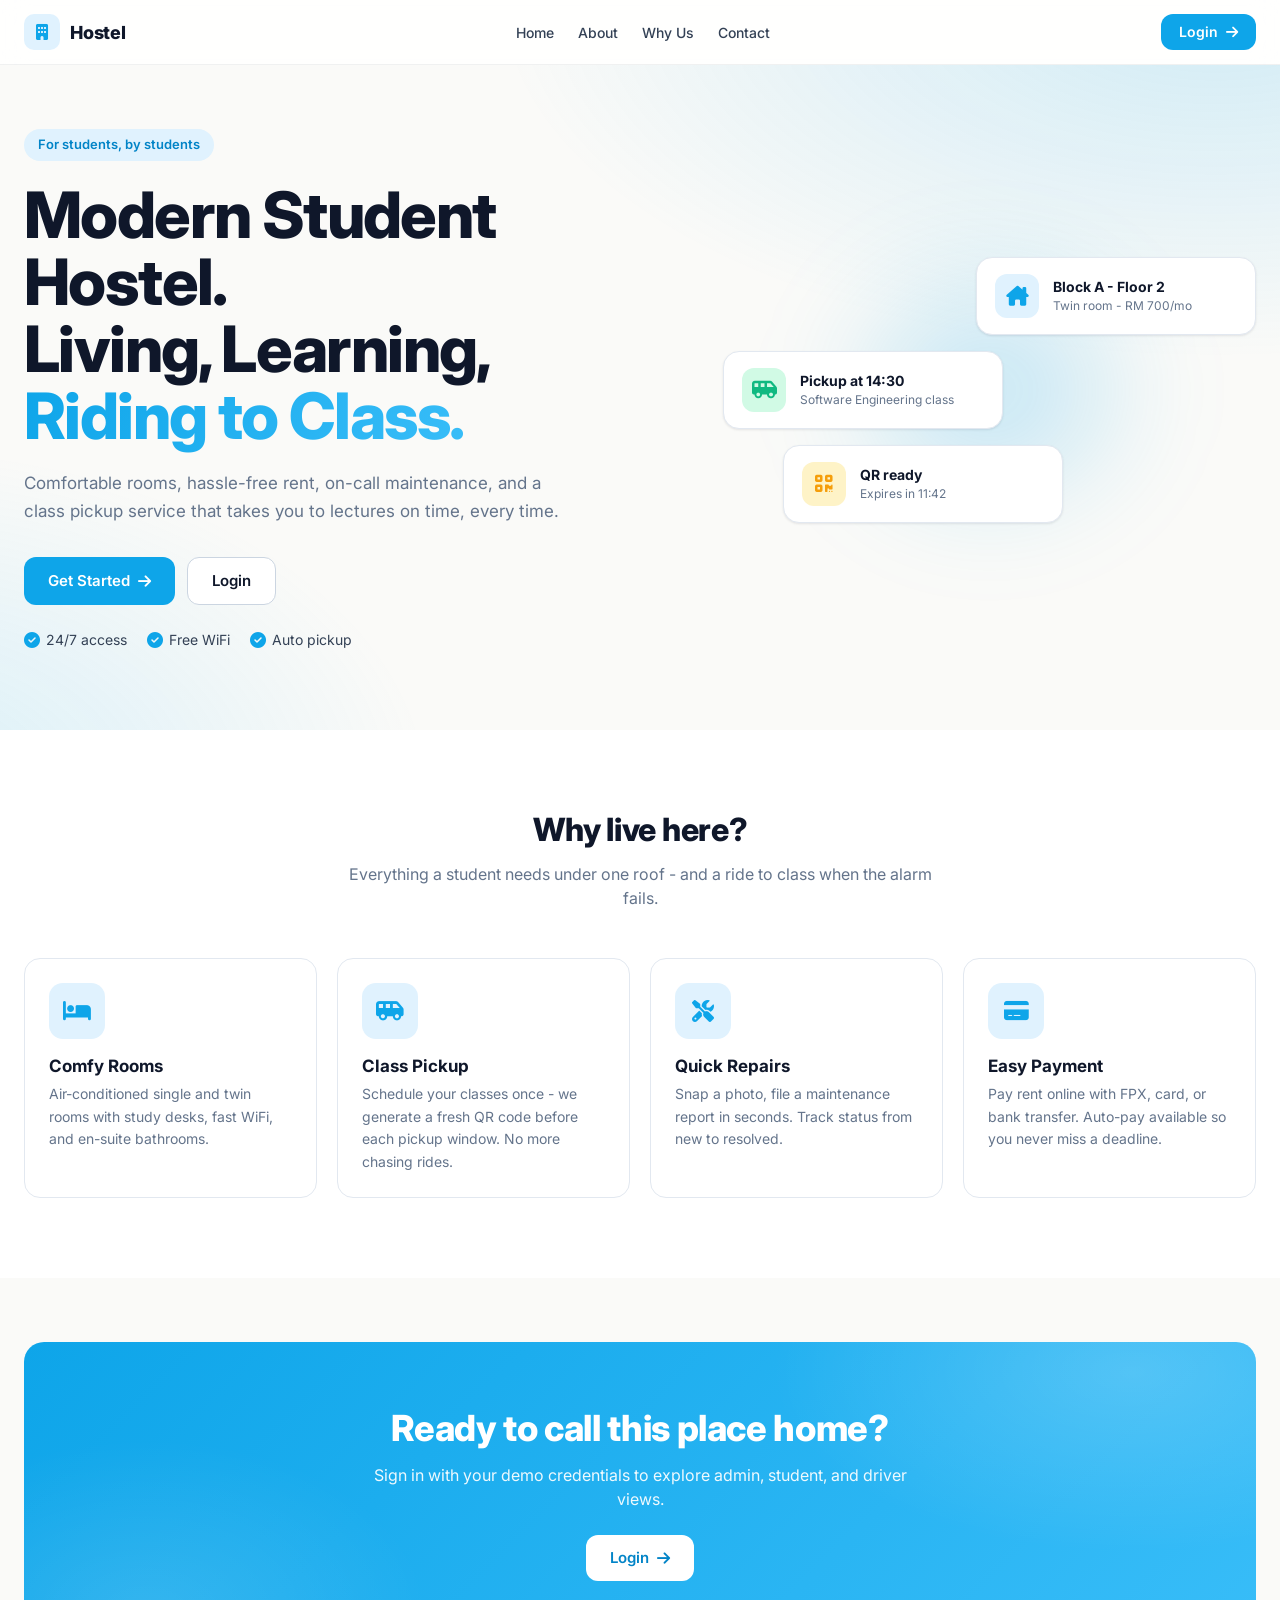
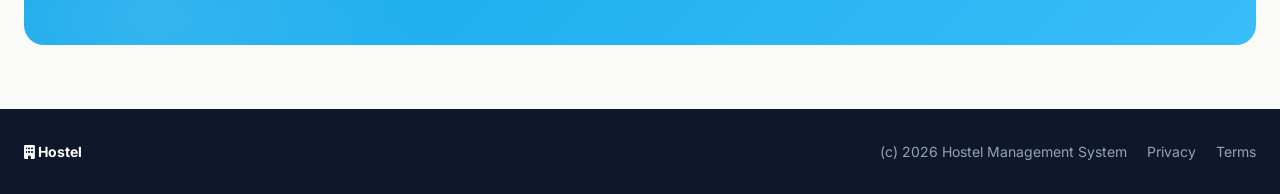
<file: index.html>
<!DOCTYPE html>
<html lang="en">
<head>
  <meta charset="UTF-8">
  <meta name="viewport" content="width=device-width, initial-scale=1.0">
  <title>Hostel - Modern Student Living</title>
  <meta name="description" content="A modern student hostel with comfortable rooms, class pickup service, quick repairs, and easy online payments.">

  <link rel="stylesheet" href="https://cdnjs.cloudflare.com/ajax/libs/font-awesome/6.5.0/css/all.min.css" crossorigin="anonymous" referrerpolicy="no-referrer">
  <link rel="preconnect" href="https://fonts.googleapis.com">
  <link rel="preconnect" href="https://fonts.gstatic.com" crossorigin>
  <link rel="stylesheet" href="https://fonts.googleapis.com/css2?family=Inter:wght@400;500;600;700;800&display=swap">

  <link rel="stylesheet" href="assets/style/tokens.css">
  <link rel="stylesheet" href="assets/style/base.css">
  <link rel="stylesheet" href="assets/style/landing.css">

  <script defer src="assets/script/auth.js"></script>
  <script defer src="assets/script/store.js"></script>
  <script defer src="assets/script/seed.js"></script>
  <script defer src="assets/script/ui.js"></script>
  <script defer src="assets/script/landing.js"></script>
</head>
<body>

  <header class="site-header">
    <div class="site-header__inner container">
      <a href="#top" class="site-logo" aria-label="Hostel home">
        <i class="fa-solid fa-building" aria-hidden="true"></i>
        <span>Hostel</span>
      </a>
      <nav class="site-nav" aria-label="Primary">
        <a href="#home">Home</a>
        <a href="#about">About</a>
        <a href="#features">Why Us</a>
        <a href="#contact">Contact</a>
      </nav>
      <div class="site-header__cta">
        <button type="button" class="btn btn-primary" data-open-login>
          Login <i class="fa-solid fa-arrow-right" aria-hidden="true"></i>
        </button>
      </div>
    </div>
  </header>

  <main>

    <section class="hero" id="home">
      <div class="hero__inner container">
        <div class="hero__copy">
          <span class="hero__eyebrow">For students, by students</span>
          <h1 class="hero__title">
            Modern Student Hostel.<br>
            Living, Learning,<br>
            <span class="hero__title-accent">Riding to Class.</span>
          </h1>
          <p class="hero__subtitle">
            Comfortable rooms, hassle-free rent, on-call maintenance, and a class pickup
            service that takes you to lectures on time, every time.
          </p>
          <div class="hero__cta">
            <button type="button" class="btn btn-primary btn-lg" data-open-login>
              Get Started <i class="fa-solid fa-arrow-right" aria-hidden="true"></i>
            </button>
            <button type="button" class="btn btn-secondary btn-lg" data-open-login>
              Login
            </button>
          </div>
          <ul class="hero__trust" aria-label="What our hostel offers">
            <li><i class="fa-solid fa-circle-check" aria-hidden="true"></i> 24/7 access</li>
            <li><i class="fa-solid fa-circle-check" aria-hidden="true"></i> Free WiFi</li>
            <li><i class="fa-solid fa-circle-check" aria-hidden="true"></i> Auto pickup</li>
          </ul>
        </div>
        <div class="hero__visual" aria-hidden="true">
          <div class="hero__visual-card">
            <div class="hero__visual-icon"><i class="fa-solid fa-house-chimney"></i></div>
            <div class="hero__visual-text">
              <div class="hero__visual-title">Block A - Floor 2</div>
              <div class="hero__visual-sub">Twin room - RM 700/mo</div>
            </div>
          </div>
          <div class="hero__visual-card hero__visual-card--alt">
            <div class="hero__visual-icon"><i class="fa-solid fa-van-shuttle"></i></div>
            <div class="hero__visual-text">
              <div class="hero__visual-title">Pickup at 14:30</div>
              <div class="hero__visual-sub">Software Engineering class</div>
            </div>
          </div>
          <div class="hero__visual-card hero__visual-card--qr">
            <div class="hero__visual-icon"><i class="fa-solid fa-qrcode"></i></div>
            <div class="hero__visual-text">
              <div class="hero__visual-title">QR ready</div>
              <div class="hero__visual-sub">Expires in 11:42</div>
            </div>
          </div>
          <div class="hero__visual-blob"></div>
        </div>
      </div>
    </section>

    <section class="features" id="features">
      <div class="container">
        <h2 class="section-heading">Why live here?</h2>
        <p class="section-subheading">
          Everything a student needs under one roof - and a ride to class when the alarm fails.
        </p>

        <div class="features__grid">
          <article class="feature-card">
            <div class="feature-card__icon"><i class="fa-solid fa-bed" aria-hidden="true"></i></div>
            <h3 class="feature-card__title">Comfy Rooms</h3>
            <p class="feature-card__desc">
              Air-conditioned single and twin rooms with study desks, fast WiFi, and en-suite bathrooms.
            </p>
          </article>

          <article class="feature-card">
            <div class="feature-card__icon"><i class="fa-solid fa-van-shuttle" aria-hidden="true"></i></div>
            <h3 class="feature-card__title">Class Pickup</h3>
            <p class="feature-card__desc">
              Schedule your classes once - we generate a fresh QR code before each pickup window. No more chasing rides.
            </p>
          </article>

          <article class="feature-card">
            <div class="feature-card__icon"><i class="fa-solid fa-screwdriver-wrench" aria-hidden="true"></i></div>
            <h3 class="feature-card__title">Quick Repairs</h3>
            <p class="feature-card__desc">
              Snap a photo, file a maintenance report in seconds. Track status from new to resolved.
            </p>
          </article>

          <article class="feature-card">
            <div class="feature-card__icon"><i class="fa-solid fa-credit-card" aria-hidden="true"></i></div>
            <h3 class="feature-card__title">Easy Payment</h3>
            <p class="feature-card__desc">
              Pay rent online with FPX, card, or bank transfer. Auto-pay available so you never miss a deadline.
            </p>
          </article>
        </div>
      </div>
    </section>

    <section class="cta-band" id="contact">
      <div class="container">
        <div class="cta-band__inner">
          <h2 class="cta-band__title">Ready to call this place home?</h2>
          <p class="cta-band__subtitle">Sign in with your demo credentials to explore admin, student, and driver views.</p>
          <button type="button" class="btn btn-primary btn-lg" data-open-login>
            Login <i class="fa-solid fa-arrow-right" aria-hidden="true"></i>
          </button>
        </div>
      </div>
    </section>

  </main>

  <footer class="site-footer">
    <div class="container site-footer__inner">
      <div class="site-footer__brand">
        <i class="fa-solid fa-building" aria-hidden="true"></i> Hostel
      </div>
      <div class="site-footer__legal">
        <span>(c) 2026 Hostel Management System</span>
        <a href="#privacy">Privacy</a>
        <a href="#terms">Terms</a>
      </div>
    </div>
  </footer>

</body>
</html>
</file>
<file: assets/style/tokens.css>
/* =====================================================================
   Design Tokens — Sky Blue palette
   Shared across landing, admin, tenant, driver
   ===================================================================== */

:root {
  /* ---- Brand: Sky Blue ---- */
  --brand-primary:        #0EA5E9;   /* sky-500 — primary CTA + active states */
  --brand-primary-dark:   #0284C7;   /* sky-600 — hover */
  --brand-primary-light:  #38BDF8;   /* sky-400 — secondary accent */
  --brand-tint:           #E0F2FE;   /* sky-100 — soft backgrounds, hover surfaces */
  --brand-tint-deep:      #BAE6FD;   /* sky-200 — selected rows, badges */
  --brand-ink:            #0C4A6E;   /* sky-900 — text on tint backgrounds */

  /* ---- Ink (text scale) ---- */
  --ink-900: #0F172A;                /* slate-900 — headings */
  --ink-700: #334155;                /* slate-700 — body */
  --ink-500: #64748B;                /* slate-500 — secondary */
  --ink-400: #94A3B8;                /* slate-400 — muted */
  --ink-300: #CBD5E1;                /* slate-300 — borders/dividers */
  --ink-200: #E2E8F0;                /* slate-200 — subtle borders */
  --ink-100: #F1F5F9;                /* slate-100 — soft surfaces */

  /* ---- Surfaces ---- */
  --surface:        #FFFFFF;
  --surface-soft:   #F8FAFC;         /* slate-50 */
  --surface-warm:   #FAFAF8;         /* warm off-white — landing/hostel feel */
  --surface-overlay: rgba(15, 23, 42, 0.45);  /* modal backdrop */

  /* ---- Semantic ---- */
  --success:      #10B981;           /* emerald-500 */
  --success-tint: #D1FAE5;
  --warning:      #F59E0B;           /* amber-500 */
  --warning-tint: #FEF3C7;
  --danger:       #EF4444;           /* red-500 */
  --danger-tint:  #FEE2E2;
  --info:         #3B82F6;           /* blue-500 */
  --info-tint:    #DBEAFE;

  /* ---- Typography ---- */
  --font-display: 'Inter', 'Plus Jakarta Sans', system-ui, -apple-system,
                  'Segoe UI', Roboto, sans-serif;
  --font-body:    var(--font-display);
  --font-mono:    'JetBrains Mono', ui-monospace, SFMono-Regular,
                  Consolas, 'Liberation Mono', monospace;

  /* ---- Spacing (4px base scale) ---- */
  --space-1:  4px;
  --space-2:  8px;
  --space-3:  12px;
  --space-4:  16px;
  --space-5:  20px;
  --space-6:  24px;
  --space-8:  32px;
  --space-10: 40px;
  --space-12: 48px;
  --space-16: 64px;
  --space-20: 80px;
  --space-24: 96px;

  /* ---- Radii ---- */
  --radius-sm:    6px;
  --radius-input: 10px;
  --radius-btn:   12px;
  --radius-card:  16px;
  --radius-lg:    20px;
  --radius-pill:  9999px;

  /* ---- Shadows ---- */
  --shadow-card:  0 1px 3px rgba(15, 23, 42, 0.06),
                  0 1px 2px rgba(15, 23, 42, 0.04);
  --shadow-card-hover: 0 4px 12px rgba(15, 23, 42, 0.08),
                       0 2px 4px rgba(15, 23, 42, 0.05);
  --shadow-modal: 0 20px 60px rgba(15, 23, 42, 0.18),
                  0 4px 12px rgba(15, 23, 42, 0.08);
  --shadow-popup: 0 4px 12px rgba(15, 23, 42, 0.08);
  --shadow-header: 0 1px 3px rgba(15, 23, 42, 0.04);

  /* ---- Layout ---- */
  --sidebar-width:        260px;
  --sidebar-collapsed:    72px;
  --topbar-height:        64px;
  --bottom-tab-height:    64px;
  --container-max:        1280px;
  --content-padding:      24px;

  /* ---- Transitions ---- */
  --t-fast:  120ms cubic-bezier(0.4, 0, 0.2, 1);
  --t-base:  200ms cubic-bezier(0.4, 0, 0.2, 1);
  --t-slow:  320ms cubic-bezier(0.4, 0, 0.2, 1);

  /* ---- Z-index ---- */
  --z-sidebar:  10;
  --z-topbar:   20;
  --z-drawer:   30;
  --z-modal:    40;
  --z-toast:    50;
}
</file>
<file: assets/style/base.css>
/* =====================================================================
   Base styles — reset, typography, utilities, accessibility
   Loaded after tokens.css on every page
   ===================================================================== */

/* ---- Modern reset ---- */
*, *::before, *::after { box-sizing: border-box; }
html, body, h1, h2, h3, h4, h5, h6, p, ul, ol, dl, dd, figure, blockquote, pre {
  margin: 0;
  padding: 0;
}
ul, ol { list-style: none; }
img, picture, svg, video { display: block; max-width: 100%; height: auto; }
button, input, select, textarea {
  font: inherit;
  color: inherit;
  background: none;
  border: 0;
}
button { cursor: pointer; }
a { color: inherit; text-decoration: none; }
table { border-collapse: collapse; border-spacing: 0; }

/* ---- Document ---- */
html {
  font-family: var(--font-body);
  font-size: 16px;
  line-height: 1.5;
  color: var(--ink-700);
  -webkit-font-smoothing: antialiased;
  -moz-osx-font-smoothing: grayscale;
  text-rendering: optimizeLegibility;
  scroll-behavior: smooth;
}
body {
  background: var(--surface-soft);
  min-height: 100vh;
  min-height: 100svh;
}

/* ---- Typography scale ---- */
h1, .h1 { font-size: clamp(28px, 3.4vw, 40px); font-weight: 800; color: var(--ink-900); line-height: 1.15; letter-spacing: -0.02em; }
h2, .h2 { font-size: clamp(22px, 2.4vw, 28px); font-weight: 700; color: var(--ink-900); line-height: 1.25; letter-spacing: -0.01em; }
h3, .h3 { font-size: 20px; font-weight: 700; color: var(--ink-900); line-height: 1.3; }
h4, .h4 { font-size: 16px; font-weight: 600; color: var(--ink-900); line-height: 1.4; }
.text-sm  { font-size: 14px; }
.text-xs  { font-size: 12px; }
.text-mute { color: var(--ink-500); }
.text-muted-2 { color: var(--ink-400); }

/* ---- Section heading utilities ---- */
.section-heading {
  font-size: clamp(24px, 2.8vw, 32px);
  font-weight: 800;
  color: var(--ink-900);
  text-align: center;
  letter-spacing: -0.01em;
  margin-bottom: var(--space-3);
}
.section-subheading {
  font-size: 16px;
  color: var(--ink-500);
  text-align: center;
  max-width: 60ch;
  margin: 0 auto;
}

/* ---- Container ---- */
.container {
  width: 100%;
  max-width: var(--container-max);
  margin-inline: auto;
  padding-inline: var(--content-padding);
}

/* ---- Buttons ---- */
.btn {
  display: inline-flex;
  align-items: center;
  justify-content: center;
  gap: var(--space-2);
  padding: 10px 18px;
  border-radius: var(--radius-btn);
  font-weight: 600;
  font-size: 14px;
  line-height: 1.2;
  transition: background var(--t-fast), color var(--t-fast),
              box-shadow var(--t-fast), transform var(--t-fast);
  white-space: nowrap;
}
.btn-primary {
  background: var(--brand-primary);
  color: #fff;
}
.btn-primary:hover { background: var(--brand-primary-dark); }
.btn-primary:active { transform: translateY(1px); }
.btn-secondary {
  background: var(--surface);
  color: var(--ink-900);
  border: 1px solid var(--ink-300);
}
.btn-secondary:hover { background: var(--surface-soft); border-color: var(--ink-400); }
.btn-ghost {
  background: transparent;
  color: var(--ink-700);
}
.btn-ghost:hover { background: var(--surface-soft); }
.btn-danger {
  background: var(--danger);
  color: #fff;
}
.btn-danger:hover { background: #DC2626; }
.btn-sm { padding: 6px 12px; font-size: 13px; border-radius: var(--radius-sm); }
.btn-lg { padding: 14px 24px; font-size: 15px; }
.btn-block { width: 100%; }
.btn:disabled { opacity: 0.5; cursor: not-allowed; }

/* ---- Form controls ---- */
.input, .select, .textarea {
  width: 100%;
  padding: 10px 14px;
  background: var(--surface);
  border: 1px solid var(--ink-300);
  border-radius: var(--radius-input);
  font-size: 14px;
  color: var(--ink-900);
  transition: border-color var(--t-fast), box-shadow var(--t-fast);
}
.input::placeholder, .textarea::placeholder { color: var(--ink-400); }
.input:focus, .select:focus, .textarea:focus {
  border-color: var(--brand-primary);
  box-shadow: 0 0 0 3px rgba(14, 165, 233, 0.15);
  outline: none;
}
.textarea { resize: vertical; min-height: 80px; }
.field { display: block; margin-bottom: var(--space-4); }
.field-label {
  display: block;
  font-size: 13px;
  font-weight: 600;
  color: var(--ink-700);
  margin-bottom: 6px;
}
.field-error {
  font-size: 12px;
  color: var(--danger);
  margin-top: 4px;
}

/* ---- Badges ---- */
.badge {
  display: inline-flex;
  align-items: center;
  gap: 4px;
  padding: 3px 10px;
  border-radius: var(--radius-pill);
  font-size: 12px;
  font-weight: 600;
  line-height: 1.2;
}
.badge-success { background: var(--success-tint); color: var(--success); }
.badge-warning { background: var(--warning-tint); color: var(--warning); }
.badge-danger  { background: var(--danger-tint);  color: var(--danger); }
.badge-info    { background: var(--info-tint);    color: var(--info); }
.badge-neutral { background: var(--ink-100);      color: var(--ink-700); }
.badge-brand   { background: var(--brand-tint);   color: var(--brand-primary-dark); }

/* ---- Card ---- */
.card {
  background: var(--surface);
  border: 1px solid var(--ink-200);
  border-radius: var(--radius-card);
  box-shadow: var(--shadow-card);
}
.card-pad { padding: var(--space-6); }
.card-pad-sm { padding: var(--space-4); }

/* ---- Toast ---- */
.toast-stack {
  position: fixed;
  top: 20px;
  right: 20px;
  z-index: var(--z-toast);
  display: flex;
  flex-direction: column;
  gap: 10px;
  max-width: calc(100% - 40px);
}
.toast {
  background: var(--ink-900);
  color: #fff;
  padding: 12px 18px;
  border-radius: var(--radius-input);
  box-shadow: var(--shadow-popup);
  font-size: 14px;
  display: flex;
  align-items: center;
  gap: 10px;
  animation: toast-in 200ms ease-out;
}
.toast-success { background: var(--success); }
.toast-warning { background: var(--warning); color: #000; }
.toast-danger  { background: var(--danger); }
@keyframes toast-in {
  from { transform: translateX(20px); opacity: 0; }
  to   { transform: translateX(0); opacity: 1; }
}

/* ---- Modal ---- */
.modal-backdrop {
  position: fixed;
  inset: 0;
  background: var(--surface-overlay);
  z-index: var(--z-modal);
  display: flex;
  align-items: center;
  justify-content: center;
  padding: 20px;
  animation: fade-in var(--t-base) ease-out;
}
.modal {
  background: var(--surface);
  border-radius: var(--radius-card);
  box-shadow: var(--shadow-modal);
  width: 100%;
  max-width: 460px;
  max-height: calc(100vh - 40px);
  overflow-y: auto;
  animation: modal-in var(--t-base) ease-out;
}
.modal-lg { max-width: 600px; }
.modal-header {
  display: flex;
  align-items: center;
  justify-content: space-between;
  padding: var(--space-5) var(--space-6);
  border-bottom: 1px solid var(--ink-200);
}
.modal-title { font-size: 18px; font-weight: 700; color: var(--ink-900); }
.modal-close {
  width: 32px;
  height: 32px;
  border-radius: var(--radius-sm);
  display: inline-flex;
  align-items: center;
  justify-content: center;
  color: var(--ink-500);
  transition: background var(--t-fast);
}
.modal-close:hover { background: var(--surface-soft); color: var(--ink-900); }
.modal-body { padding: var(--space-6); }
.modal-footer {
  display: flex;
  justify-content: flex-end;
  gap: var(--space-3);
  padding: var(--space-4) var(--space-6);
  border-top: 1px solid var(--ink-200);
}
@keyframes fade-in {
  from { opacity: 0; }
  to   { opacity: 1; }
}
@keyframes modal-in {
  from { transform: translateY(8px) scale(0.98); opacity: 0; }
  to   { transform: translateY(0) scale(1); opacity: 1; }
}

/* ---- Drawer (right slide) ---- */
.drawer-backdrop {
  position: fixed;
  inset: 0;
  background: var(--surface-overlay);
  z-index: var(--z-drawer);
  animation: fade-in var(--t-base) ease-out;
}
.drawer {
  position: fixed;
  top: 0;
  right: 0;
  bottom: 0;
  width: 100%;
  max-width: 420px;
  background: var(--surface);
  box-shadow: var(--shadow-modal);
  z-index: calc(var(--z-drawer) + 1);
  display: flex;
  flex-direction: column;
  animation: drawer-in var(--t-slow) cubic-bezier(0.32, 0.72, 0.24, 1);
}
.drawer-header {
  display: flex;
  align-items: center;
  justify-content: space-between;
  padding: var(--space-5) var(--space-6);
  border-bottom: 1px solid var(--ink-200);
}
.drawer-body { padding: var(--space-6); flex: 1; overflow-y: auto; }
.drawer-footer {
  padding: var(--space-4) var(--space-6);
  border-top: 1px solid var(--ink-200);
  display: flex;
  gap: var(--space-3);
  justify-content: flex-end;
}
@keyframes drawer-in {
  from { transform: translateX(100%); }
  to   { transform: translateX(0); }
}

/* ---- Table ---- */
.table-wrap {
  background: var(--surface);
  border: 1px solid var(--ink-200);
  border-radius: var(--radius-card);
  overflow: hidden;
  box-shadow: var(--shadow-card);
}
.table {
  width: 100%;
  border-collapse: collapse;
}
.table th, .table td {
  padding: 12px 16px;
  text-align: left;
  font-size: 14px;
  border-bottom: 1px solid var(--ink-200);
}
.table th {
  background: var(--surface-soft);
  font-weight: 600;
  color: var(--ink-700);
  font-size: 13px;
  white-space: nowrap;
}
.table tbody tr { transition: background var(--t-fast); }
.table tbody tr:hover { background: var(--surface-soft); }
.table tbody tr:last-child td { border-bottom: 0; }

/* ---- Layout helpers ---- */
.flex { display: flex; }
.flex-col { display: flex; flex-direction: column; }
.flex-center { display: flex; align-items: center; justify-content: center; }
.items-center { align-items: center; }
.justify-between { justify-content: space-between; }
.gap-1 { gap: var(--space-1); }
.gap-2 { gap: var(--space-2); }
.gap-3 { gap: var(--space-3); }
.gap-4 { gap: var(--space-4); }
.gap-6 { gap: var(--space-6); }
.grid { display: grid; }
.grid-cols-2 { grid-template-columns: repeat(2, minmax(0, 1fr)); }
.grid-cols-3 { grid-template-columns: repeat(3, minmax(0, 1fr)); }
.grid-cols-4 { grid-template-columns: repeat(4, minmax(0, 1fr)); }
.mt-1 { margin-top: var(--space-1); } .mt-2 { margin-top: var(--space-2); }
.mt-3 { margin-top: var(--space-3); } .mt-4 { margin-top: var(--space-4); }
.mt-6 { margin-top: var(--space-6); } .mt-8 { margin-top: var(--space-8); }
.mb-2 { margin-bottom: var(--space-2); } .mb-3 { margin-bottom: var(--space-3); }
.mb-4 { margin-bottom: var(--space-4); } .mb-6 { margin-bottom: var(--space-6); }

/* ---- Accessibility ---- */
.sr-only {
  position: absolute;
  width: 1px;
  height: 1px;
  padding: 0;
  margin: -1px;
  overflow: hidden;
  clip: rect(0, 0, 0, 0);
  white-space: nowrap;
  border: 0;
}

/* Focus rings */
a:focus-visible,
button:focus-visible,
input:focus-visible,
select:focus-visible,
textarea:focus-visible,
[tabindex]:focus-visible {
  outline: 2px solid var(--brand-primary);
  outline-offset: 2px;
}

/* Hash-link offset under sticky topbar */
[id] { scroll-margin-top: calc(var(--topbar-height) + 12px); }

/* ---- Reduced motion ---- */
@media (prefers-reduced-motion: reduce) {
  *, *::before, *::after {
    animation-duration: 0.001ms !important;
    animation-iteration-count: 1 !important;
    transition-duration: 0.001ms !important;
    scroll-behavior: auto !important;
  }
}

/* ---- Print ---- */
@media print {
  body { background: #fff; }
  .no-print, .sidebar, .topbar, .d-topbar, .d-tabs,
  .modal-backdrop, .drawer-backdrop, .toast-stack,
  .site-header, .site-footer, .cta-band, .hero__cta, .filter-bar { display: none !important; }
  .dashboard-content, .d-content, body.dashboard-body { display: block !important; }
  body.dashboard-body { grid-template-columns: 1fr !important; }
  .card, .table-wrap { box-shadow: none !important; border-color: #ddd !important; page-break-inside: avoid; }
  .badge { border: 1px solid #999; }
  a:after { content: ""; }
}

/* ---- High contrast ---- */
@media (prefers-contrast: more) {
  .input, .select, .textarea, .card, .table-wrap { border-width: 2px; }
}

/* ---- aria-current for active nav ---- */
[aria-current="page"] {
  font-weight: 700;
}
</file>
<file: assets/style/landing.css>
/* =====================================================================
   landing.css — Landing page + login modal specific styles
   ===================================================================== */

body {
  background: var(--surface-warm);
  color: var(--ink-700);
}

/* ---- Site header ---- */
.site-header {
  position: sticky;
  top: 0;
  z-index: var(--z-topbar);
  background: rgba(255, 255, 255, 0.85);
  backdrop-filter: saturate(180%) blur(14px);
  -webkit-backdrop-filter: saturate(180%) blur(14px);
  border-bottom: 1px solid rgba(15, 23, 42, 0.06);
}
.site-header__inner {
  height: var(--topbar-height);
  display: flex;
  align-items: center;
  justify-content: space-between;
  gap: var(--space-6);
}
.site-logo {
  display: inline-flex;
  align-items: center;
  gap: 10px;
  font-weight: 800;
  font-size: 18px;
  color: var(--ink-900);
  letter-spacing: -0.01em;
}
.site-logo i {
  width: 36px;
  height: 36px;
  border-radius: 10px;
  background: var(--brand-tint);
  color: var(--brand-primary);
  display: inline-flex;
  align-items: center;
  justify-content: center;
  font-size: 16px;
}
.site-nav {
  display: flex;
  align-items: center;
  gap: var(--space-6);
}
.site-nav a {
  font-size: 14px;
  font-weight: 500;
  color: var(--ink-700);
  transition: color var(--t-fast);
}
.site-nav a:hover { color: var(--brand-primary); }

/* ---- Hero ---- */
.hero {
  position: relative;
  padding: var(--space-16) 0 var(--space-20);
  overflow: hidden;
  background:
    radial-gradient(1200px 600px at 95% -10%, rgba(14, 165, 233, 0.18), transparent 60%),
    radial-gradient(800px 500px at -10% 110%, rgba(56, 189, 248, 0.18), transparent 70%),
    var(--surface-warm);
}
.hero__inner {
  display: grid;
  grid-template-columns: 1.1fr 0.9fr;
  align-items: center;
  gap: var(--space-12);
}
.hero__copy { max-width: 580px; }
.hero__eyebrow {
  display: inline-flex;
  align-items: center;
  gap: 6px;
  padding: 6px 14px;
  background: var(--brand-tint);
  color: var(--brand-primary-dark);
  border-radius: var(--radius-pill);
  font-size: 13px;
  font-weight: 600;
  margin-bottom: var(--space-5);
}
.hero__title {
  font-size: clamp(36px, 5.4vw, 64px);
  line-height: 1.05;
  letter-spacing: -0.025em;
  font-weight: 800;
  color: var(--ink-900);
  margin-bottom: var(--space-5);
}
.hero__title-accent {
  background: linear-gradient(120deg, var(--brand-primary), var(--brand-primary-light));
  -webkit-background-clip: text;
  background-clip: text;
  color: transparent;
}
.hero__subtitle {
  font-size: 17px;
  line-height: 1.65;
  color: var(--ink-500);
  max-width: 540px;
  margin-bottom: var(--space-8);
}
.hero__cta {
  display: flex;
  flex-wrap: wrap;
  gap: var(--space-3);
  margin-bottom: var(--space-6);
}
.hero__trust {
  display: flex;
  flex-wrap: wrap;
  gap: var(--space-5);
  font-size: 14px;
  color: var(--ink-700);
}
.hero__trust li {
  display: inline-flex;
  align-items: center;
  gap: 6px;
}
.hero__trust i {
  color: var(--brand-primary);
  font-size: 16px;
}

/* Hero visual */
.hero__visual {
  position: relative;
  height: 460px;
  display: grid;
  align-content: center;
}
.hero__visual-blob {
  position: absolute;
  inset: 0;
  background:
    radial-gradient(closest-side, rgba(14, 165, 233, 0.25), transparent 70%);
  filter: blur(40px);
  z-index: 0;
}
.hero__visual-card {
  position: relative;
  z-index: 1;
  background: var(--surface);
  border: 1px solid var(--ink-200);
  border-radius: var(--radius-card);
  box-shadow: var(--shadow-card);
  padding: 16px 18px;
  width: 280px;
  display: flex;
  align-items: center;
  gap: 14px;
  margin-left: auto;
}
.hero__visual-card:nth-child(2) {
  margin-top: var(--space-4);
  margin-left: 30px;
}
.hero__visual-card--alt {
  margin-left: 0 !important;
  margin-top: var(--space-4) !important;
}
.hero__visual-card--qr {
  margin-left: 60px !important;
  margin-top: var(--space-4) !important;
}
.hero__visual-icon {
  width: 44px;
  height: 44px;
  flex-shrink: 0;
  border-radius: 12px;
  background: var(--brand-tint);
  color: var(--brand-primary);
  display: inline-flex;
  align-items: center;
  justify-content: center;
  font-size: 20px;
}
.hero__visual-card--alt .hero__visual-icon {
  background: var(--success-tint);
  color: var(--success);
}
.hero__visual-card--qr .hero__visual-icon {
  background: var(--warning-tint);
  color: var(--warning);
}
.hero__visual-title {
  font-weight: 700;
  font-size: 14px;
  color: var(--ink-900);
}
.hero__visual-sub {
  font-size: 12px;
  color: var(--ink-500);
}

/* ---- Features ---- */
.features {
  padding: var(--space-20) 0;
  background: var(--surface);
}
.features__grid {
  margin-top: var(--space-12);
  display: grid;
  grid-template-columns: repeat(4, minmax(0, 1fr));
  gap: var(--space-5);
}
.feature-card {
  background: var(--surface);
  border: 1px solid var(--ink-200);
  border-radius: var(--radius-card);
  padding: var(--space-6);
  transition: transform var(--t-base), box-shadow var(--t-base), border-color var(--t-base);
}
.feature-card:hover {
  transform: translateY(-4px);
  box-shadow: var(--shadow-card-hover);
  border-color: var(--brand-tint-deep);
}
.feature-card__icon {
  width: 56px;
  height: 56px;
  border-radius: 14px;
  background: var(--brand-tint);
  color: var(--brand-primary);
  display: inline-flex;
  align-items: center;
  justify-content: center;
  font-size: 22px;
  margin-bottom: var(--space-4);
}
.feature-card__title {
  font-size: 17px;
  font-weight: 700;
  color: var(--ink-900);
  margin-bottom: 6px;
}
.feature-card__desc {
  font-size: 14px;
  line-height: 1.6;
  color: var(--ink-500);
}

/* ---- CTA Band ---- */
.cta-band {
  padding: var(--space-16) 0;
  background: var(--surface-warm);
}
.cta-band__inner {
  background: linear-gradient(135deg, var(--brand-primary) 0%, var(--brand-primary-light) 100%);
  border-radius: var(--radius-lg);
  padding: var(--space-16) var(--space-12);
  text-align: center;
  color: #fff;
  position: relative;
  overflow: hidden;
}
.cta-band__inner::before {
  content: '';
  position: absolute;
  inset: 0;
  background:
    radial-gradient(600px 300px at 90% 10%, rgba(255,255,255,0.18), transparent 60%),
    radial-gradient(400px 250px at 10% 90%, rgba(255,255,255,0.12), transparent 70%);
  pointer-events: none;
}
.cta-band__title {
  position: relative;
  font-size: clamp(24px, 3vw, 36px);
  font-weight: 800;
  margin-bottom: var(--space-3);
  color: #fff;
  letter-spacing: -0.01em;
}
.cta-band__subtitle {
  position: relative;
  font-size: 16px;
  color: rgba(255, 255, 255, 0.92);
  margin-bottom: var(--space-6);
  max-width: 56ch;
  margin-inline: auto;
}
.cta-band .btn-primary {
  position: relative;
  background: #fff;
  color: var(--brand-primary-dark);
}
.cta-band .btn-primary:hover {
  background: rgba(255, 255, 255, 0.92);
}

/* ---- Footer ---- */
.site-footer {
  padding: var(--space-8) 0;
  background: var(--ink-900);
  color: var(--ink-400);
  font-size: 14px;
}
.site-footer__inner {
  display: flex;
  flex-wrap: wrap;
  align-items: center;
  justify-content: space-between;
  gap: var(--space-4);
}
.site-footer__brand {
  font-weight: 700;
  color: #fff;
}
.site-footer__legal {
  display: flex;
  gap: var(--space-5);
  flex-wrap: wrap;
}
.site-footer__legal a:hover { color: #fff; }

/* ---- Login modal customization ---- */
.login-form .field { margin-bottom: var(--space-4); }
.login-form__error {
  display: none;
  background: var(--danger-tint);
  color: var(--danger);
  padding: 10px 14px;
  border-radius: var(--radius-input);
  font-size: 14px;
  margin-bottom: var(--space-4);
}
.login-form__error.is-visible { display: block; }
.login-demo {
  margin-top: var(--space-5);
  padding-top: var(--space-4);
  border-top: 1px solid var(--ink-200);
  font-size: 13px;
  color: var(--ink-500);
}
.login-demo h4 {
  font-size: 12px;
  font-weight: 700;
  color: var(--ink-700);
  text-transform: uppercase;
  letter-spacing: 0.05em;
  margin-bottom: 8px;
}
.login-demo__list {
  display: grid;
  gap: 4px;
}
.login-demo__list button {
  text-align: left;
  width: 100%;
  padding: 6px 10px;
  border-radius: var(--radius-sm);
  font-size: 13px;
  color: var(--ink-700);
  font-family: var(--font-mono);
  transition: background var(--t-fast), color var(--t-fast);
}
.login-demo__list button:hover {
  background: var(--brand-tint);
  color: var(--brand-primary-dark);
}

/* ---- Responsive ---- */
@media (max-width: 1023px) {
  .hero__inner {
    grid-template-columns: 1fr;
    gap: var(--space-10);
  }
  .hero__visual {
    height: auto;
    min-height: 320px;
  }
  .hero__visual-card { width: 100%; max-width: 400px; }
  .hero__visual-card,
  .hero__visual-card--alt,
  .hero__visual-card--qr { margin-left: 0 !important; }
  .features__grid { grid-template-columns: repeat(2, minmax(0, 1fr)); }
}
@media (max-width: 600px) {
  .site-nav { display: none; }
  .hero { padding: var(--space-12) 0 var(--space-16); }
  .features { padding: var(--space-16) 0; }
  .features__grid { grid-template-columns: 1fr; }
  .cta-band__inner { padding: var(--space-10) var(--space-6); }
  .site-footer__inner { flex-direction: column; text-align: center; }
}
</file>
